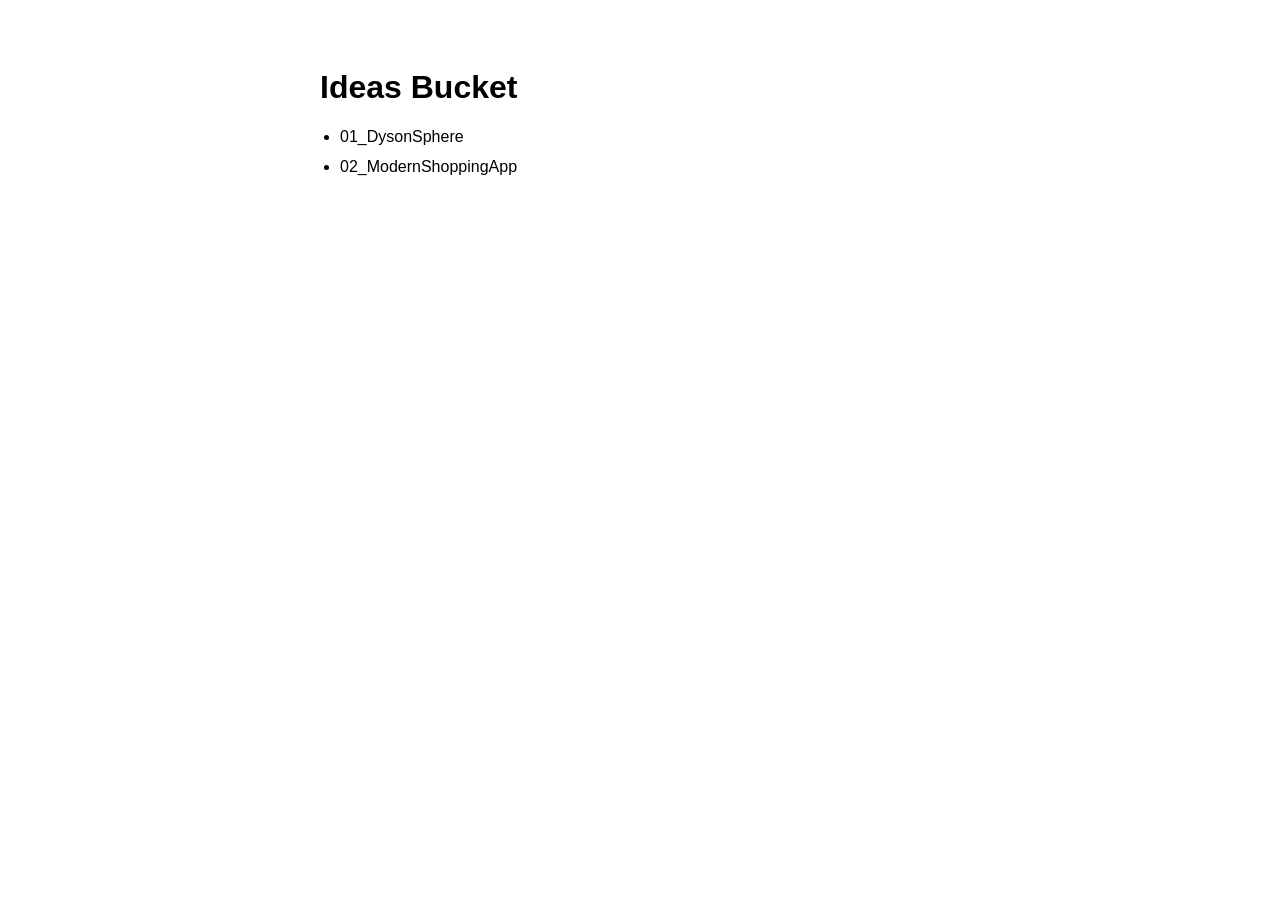
<file: index.html>
<!DOCTYPE html>
<html lang="en">
  <head>
    <meta charset="UTF-8" />
    <meta name="viewport" content="width=device-width, initial-scale=1.0" />
    <title>Ideas Bucket</title>
    <style>
      body {
        max-width: 640px;
        margin: 0 auto;
        padding: 48px 24px;
        font-family: Arial, Helvetica, sans-serif;
      }

      main {
        animation: fade-in 500ms ease-out both;
      }

      h1 {
        animation: rise-in 500ms ease-out both;
      }

      ul {
        padding-left: 20px;
      }

      li + li {
        margin-top: 12px;
      }

      li {
        animation: rise-in 500ms ease-out both;
      }

      li:nth-child(2) {
        animation-delay: 100ms;
      }

      a {
        display: inline-block;
        color: inherit;
        text-decoration-color: transparent;
        text-underline-offset: 4px;
        transition: color 180ms ease, text-decoration-color 180ms ease, transform 180ms ease;
      }

      a:hover,
      a:focus-visible {
        color: #2563eb;
        text-decoration: underline;
        text-decoration-color: currentColor;
        transform: translateX(3px);
      }

      a:focus-visible {
        outline: 2px solid currentColor;
        outline-offset: 4px;
      }

      @keyframes fade-in {
        from { opacity: 0; }
        to { opacity: 1; }
      }

      @keyframes rise-in {
        from {
          opacity: 0;
          transform: translateY(8px);
        }
        to {
          opacity: 1;
          transform: translateY(0);
        }
      }

      @media (prefers-reduced-motion: reduce) {
        *,
        *::before,
        *::after {
          animation-duration: 0.01ms !important;
          animation-iteration-count: 1 !important;
          scroll-behavior: auto !important;
          transition-duration: 0.01ms !important;
        }
      }
    </style>
  </head>
  <body>
    <main>
      <h1>Ideas Bucket</h1>
      <nav aria-label="Projects">
        <ul>
          <li><a href="01_DysonSphere/1_src/index.html">01_DysonSphere</a></li>
          <li><a href="02_ModernShoppingApp/1_src/index.html">02_ModernShoppingApp</a></li>
        </ul>
      </nav>
    </main>
  </body>
</html>
</file>
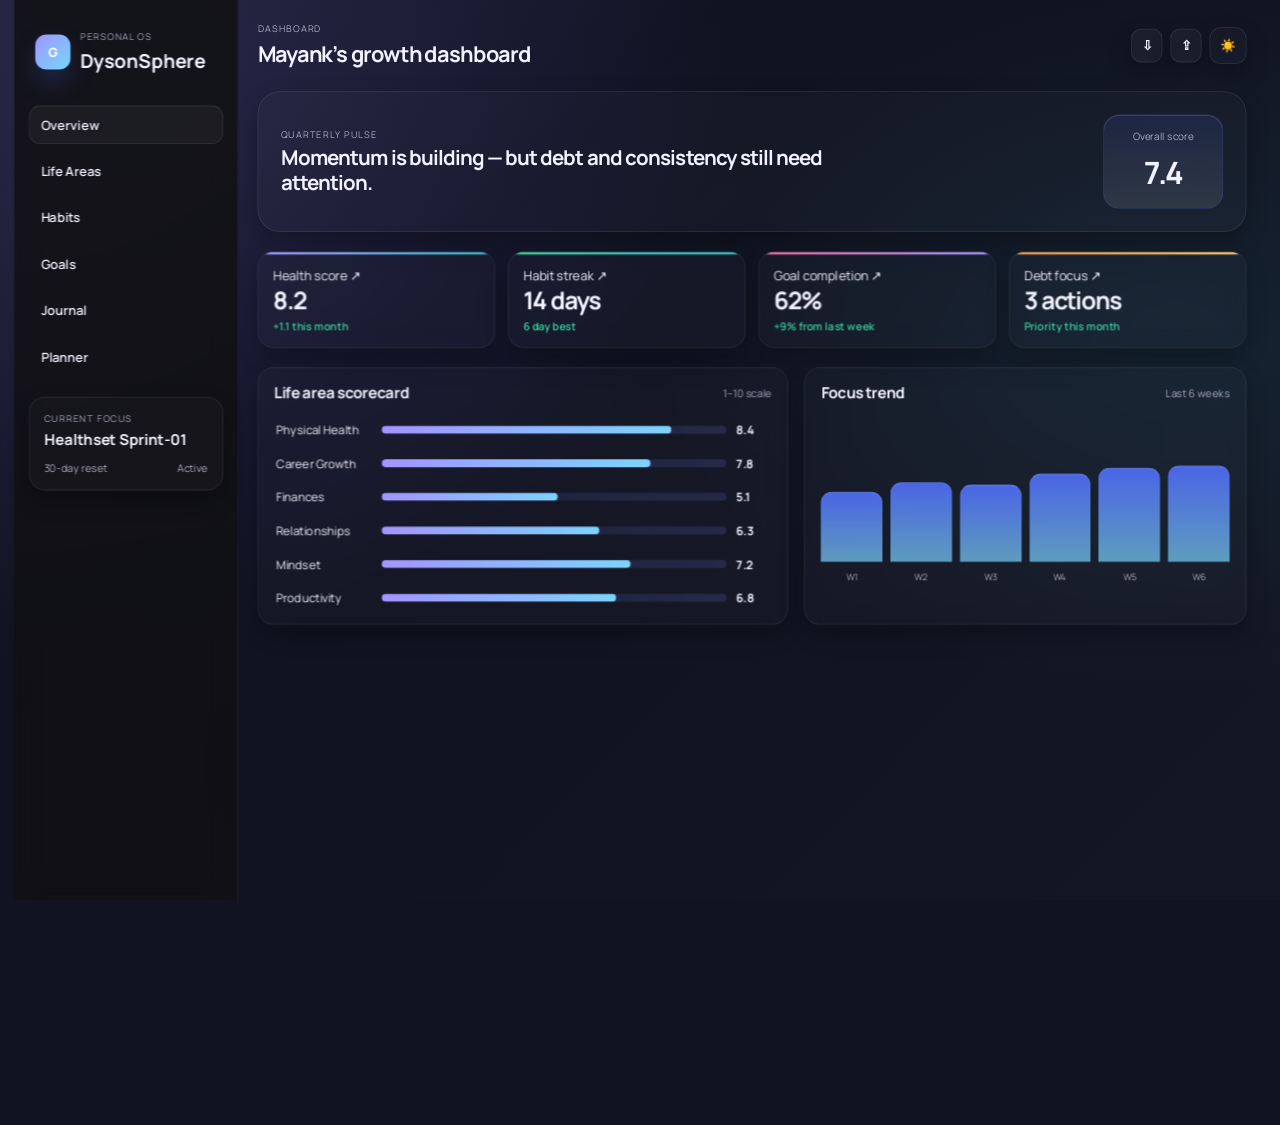
<file: 01_DysonSphere/1_src/index.html>
<!DOCTYPE html>
<html lang="en">
  <head>
    <meta charset="UTF-8" />
    <meta name="viewport" content="width=device-width, initial-scale=1.0" />
    <title>DysonSphere</title>
    <link rel="preconnect" href="https://fonts.googleapis.com" />
    <link rel="preconnect" href="https://fonts.gstatic.com" crossorigin />
    <link
      href="https://fonts.googleapis.com/css2?family=Manrope:wght@400;500;600;700;800&display=swap"
      rel="stylesheet"
    />
    <link rel="stylesheet" href="styles.css" />
  </head>
  <body>
    <div class="particles" aria-hidden="true">
      <span class="particle p1"></span>
      <span class="particle p2"></span>
      <span class="particle p3"></span>
      <span class="particle p4"></span>
      <span class="particle p5"></span>
      <span class="particle p6"></span>
      <span class="particle p7"></span>
      <span class="particle p8"></span>
      <span class="particle p9"></span>
      <span class="particle p10"></span>
    </div>

    <div class="app-shell">
      <aside class="sidebar">
        <div class="brand-wrap">
          <div class="brand-mark">G</div>
          <div>
            <p class="eyebrow">Personal OS</p>
            <h1>DysonSphere</h1>
          </div>
        </div>

        <nav class="nav">
          <button class="nav-item active" data-section="overview">Overview</button>
          <button class="nav-item" data-section="areas">Life Areas</button>
          <button class="nav-item" data-section="habits">Habits</button>
          <button class="nav-item" data-section="goals">Goals</button>
          <button class="nav-item" data-section="journal">Journal</button>
          <button class="nav-item" data-section="planner">Planner</button>
        </nav>

        <div class="profile-card">
          <p class="eyebrow">Current focus</p>
          <h3>Healthset Sprint-01</h3>
          <div class="mini-meta">
            <span>30-day reset</span>
            <span>Active</span>
          </div>
        </div>
      </aside>

      <main class="main-panel">
        <header class="topbar">
          <div>
            <p class="eyebrow">Dashboard</p>
            <h2>Mayank’s growth dashboard</h2>
          </div>
          <div class="topbar-actions">
            <button id="exportDataBtn" class="secondary-button" type="button" aria-label="Export data as JSON">⇩</button>
            <button id="importDataBtn" class="secondary-button" type="button" aria-label="Import data from JSON">⇪</button>
            <input id="importFileInput" type="file" accept="application/json" hidden />
            <button class="theme-toggle" aria-label="Toggle theme">🌙</button>
          </div>
        </header>

        <section id="overview" class="panel visible">
          <div class="hero-card">
            <div>
              <p class="eyebrow">Quarterly pulse</p>
              <h3>Momentum is building — but debt and consistency still need attention.</h3>
            </div>
            <div class="hero-score">
              <span>Overall score</span>
              <strong>7.4</strong>
            </div>
          </div>

          <div id="statsGrid" class="stats-grid"></div>

          <div class="split-grid">
            <div class="panel-card">
              <div class="section-heading">
                <h3>Life area scorecard</h3>
                <span>1–10 scale</span>
              </div>
              <div id="areaScorecard" class="area-scorecard"></div>
            </div>

            <div class="panel-card">
              <div class="section-heading">
                <h3>Focus trend</h3>
                <span>Last 6 weeks</span>
              </div>
              <div class="chart-bars" id="trendChart"></div>
            </div>
          </div>
        </section>

        <section id="areas" class="panel">
          <div class="section-heading">
            <h3>Life areas</h3>
            <button class="primary-button small">Add area</button>
          </div>
          <div id="areasGrid" class="areas-grid"></div>
        </section>

        <section id="habits" class="panel">
          <div class="section-heading">
            <h3>Habit tracker</h3>
            <div class="section-actions">
              <span id="habitSummary">3 of 7 completed</span>
              <button id="addHabitBtn" class="primary-button small" type="button">Add habit</button>
            </div>
          </div>
          <div id="habitList" class="habit-list"></div>
        </section>

        <section id="goals" class="panel">
          <div class="section-heading">
            <h3>Goals</h3>
            <button class="primary-button small">New goal</button>
          </div>
          <div id="goalsList" class="goals-list"></div>
        </section>

        <section id="journal" class="panel">
          <div class="section-heading">
            <h3>Journal & reflections</h3>
            <span>Daily check-in</span>
          </div>

          <form id="journalForm" class="journal-form">
            <textarea id="journalInput" rows="4" placeholder="What went well today? What needs attention?"></textarea>
            <div class="journal-form-actions">
              <select id="journalMood">
                <option value="Focused">Focused</option>
                <option value="Calm">Calm</option>
                <option value="Stressed">Stressed</option>
                <option value="Motivated">Motivated</option>
                <option value="Drained">Drained</option>
              </select>
              <button type="submit" class="primary-button">Save reflection</button>
            </div>
          </form>

          <div id="journalEntries" class="journal-entries"></div>
        </section>

        <section id="planner" class="panel">
          <div class="section-heading">
            <h3>Weekly focus planner</h3>
            <div class="section-actions">
              <span>Weekly priorities</span>
              <button id="addPlannerItemBtn" class="primary-button small" type="button">Add item</button>
            </div>
          </div>
          <div id="plannerList" class="planner-list"></div>
        </section>
      </main>
    </div>

    <dialog id="detailDialog" class="detail-dialog" aria-labelledby="detailTitle">
      <div id="detailContent"></div>
    </dialog>

    <script src="app.js"></script>
  </body>
</html>
</file>
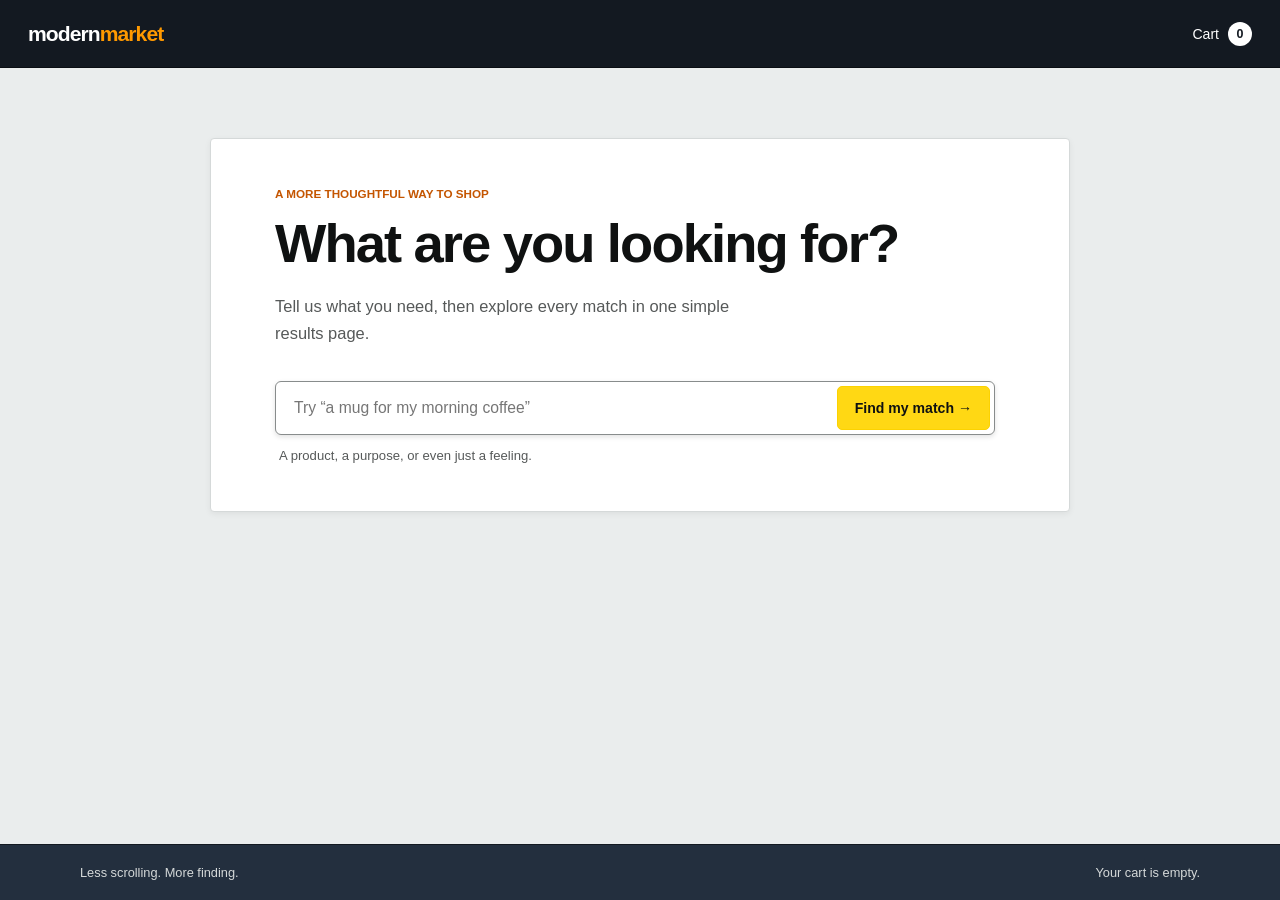
<file: 02_ModernShoppingApp/1_src/index.html>
<!DOCTYPE html>
<html lang="en">
  <head>
    <meta charset="UTF-8" />
    <meta name="viewport" content="width=device-width, initial-scale=1.0" />
    <meta
      name="description"
      content="Tell Modern Market what you need. Answer two quick questions to find a few thoughtful matches."
    />
    <title>Modern Market | Find what you need</title>
    <link rel="stylesheet" href="styles.css" />
    <script src="products.js" defer></script>
    <script src="store.js" defer></script>
    <script src="app.js" defer></script>
  </head>
  <body>
    <header class="site-header">
      <a class="brand" href="#" aria-label="Modern Market home">modern<span>market</span></a>
      <div class="cart-indicator" aria-label="Shopping cart">
        <span>Cart</span>
        <span id="cartCount" class="cart-count">0</span>
      </div>
    </header>

    <main>
      <section class="experience" aria-labelledby="welcomeTitle">
        <div class="intro">
          <p class="eyebrow">A more thoughtful way to shop</p>
          <h1 id="welcomeTitle">What are you looking for?</h1>
          <p>Tell us what you need, then explore every match in one simple results page.</p>
        </div>

        <form id="searchForm" class="search-form" role="search">
          <label class="visually-hidden" for="productSearch">What do you want to buy?</label>
          <input
            id="productSearch"
            name="search"
            type="search"
            placeholder="Try “a mug for my morning coffee”"
            autocomplete="off"
            required
          />
          <button class="primary-button" type="submit">Find my match <span aria-hidden="true">→</span></button>
        </form>

        <p class="search-hint">A product, a purpose, or even just a feeling.</p>

        <section id="questions" class="questions" aria-live="polite" hidden></section>
      </section>
    </main>

    <footer class="site-footer">
      <p>Less scrolling. More finding.</p>
      <p id="cartSummary">Your cart is empty.</p>
    </footer>
  </body>
</html>
</file>
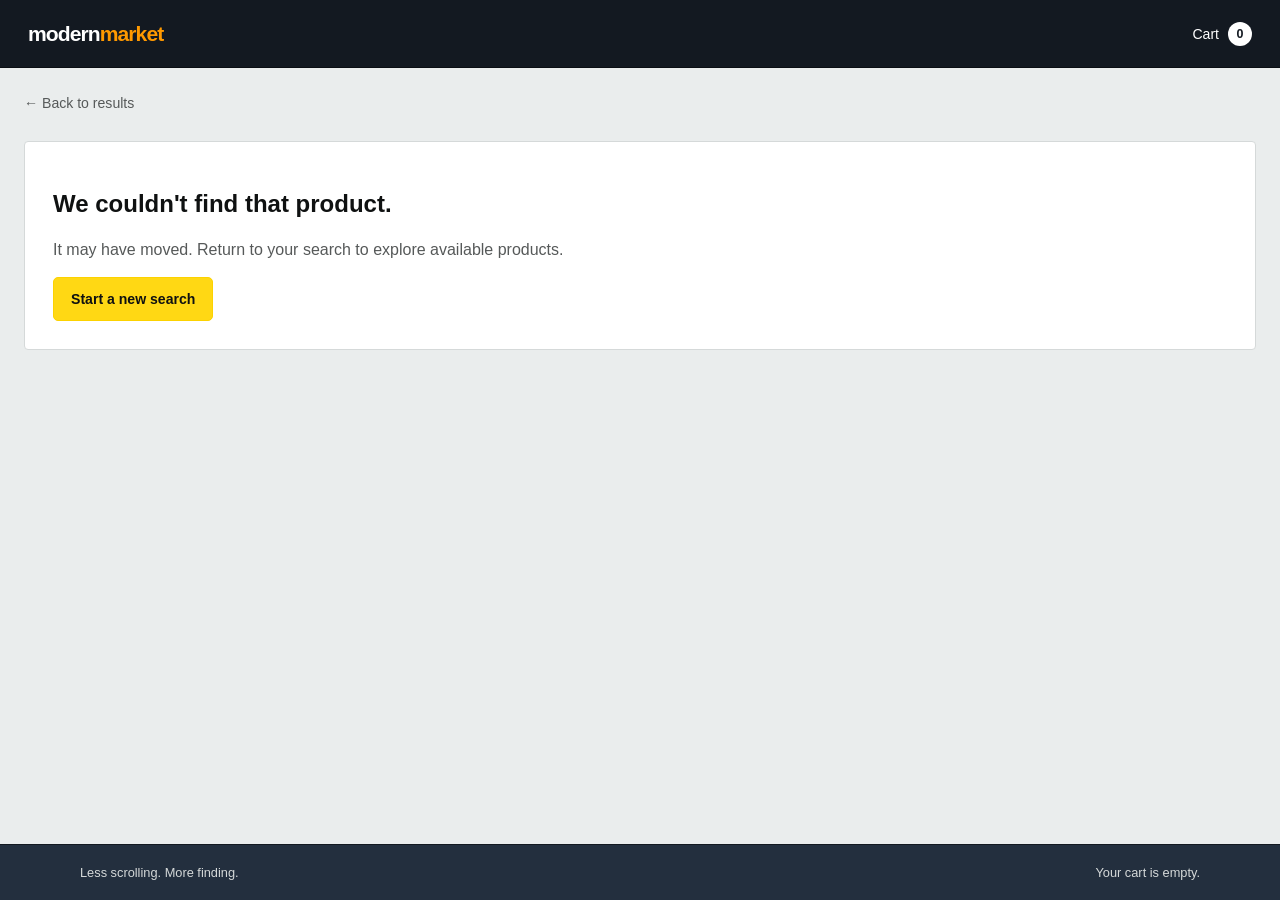
<file: 02_ModernShoppingApp/1_src/product.html>
<!DOCTYPE html>
<html lang="en">
  <head>
    <meta charset="UTF-8" />
    <meta name="viewport" content="width=device-width, initial-scale=1.0" />
    <meta name="description" content="Read product details and customer reviews at Modern Market." />
    <title>Product details | Modern Market</title>
    <link rel="stylesheet" href="styles.css" />
    <script src="products.js" defer></script>
    <script src="store.js" defer></script>
    <script src="product.js" defer></script>
  </head>
  <body class="shop-page">
    <header class="site-header">
      <a class="brand" href="index.html" aria-label="Modern Market home">modern<span>market</span></a>
      <div class="cart-indicator" aria-label="Shopping cart">
        <span>Cart</span>
        <span id="cartCount" class="cart-count">0</span>
      </div>
    </header>
    <main class="shop-main">
      <a id="backToResults" class="back-link" href="index.html">← Back to results</a>
      <section id="productDetails" class="product-details" aria-live="polite"></section>
    </main>
    <footer class="site-footer">
      <p>Less scrolling. More finding.</p>
      <p id="cartSummary">Your cart is empty.</p>
    </footer>
  </body>
</html>
</file>
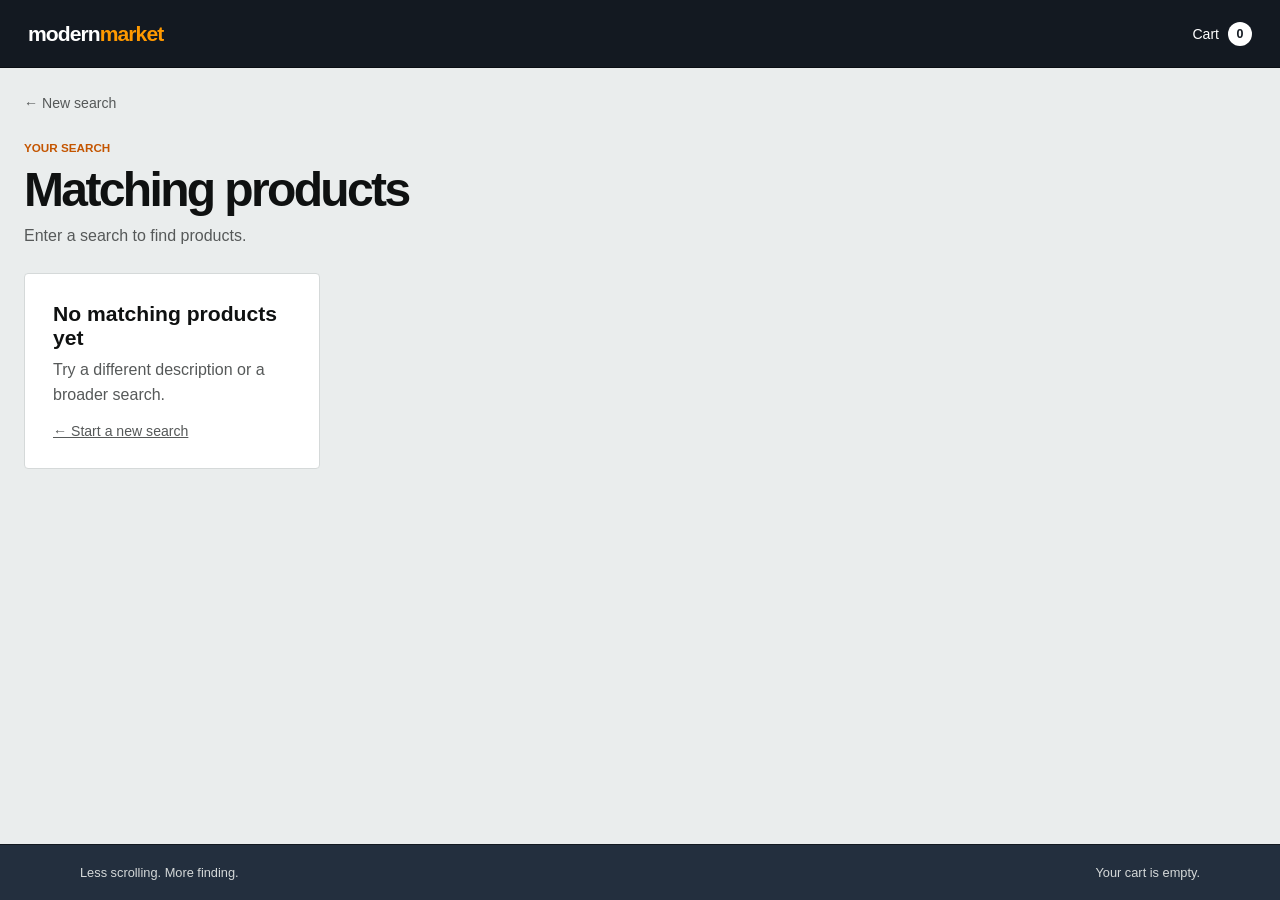
<file: 02_ModernShoppingApp/1_src/results.html>
<!DOCTYPE html>
<html lang="en">
  <head>
    <meta charset="UTF-8" />
    <meta name="viewport" content="width=device-width, initial-scale=1.0" />
    <meta name="description" content="Explore all the products that match your search." />
    <title>Search results | Modern Market</title>
    <link rel="stylesheet" href="styles.css" />
    <script src="products.js" defer></script>
    <script src="store.js" defer></script>
    <script src="results.js" defer></script>
  </head>
  <body class="shop-page">
    <header class="site-header">
      <a class="brand" href="index.html" aria-label="Modern Market home">modern<span>market</span></a>
      <div class="cart-indicator" aria-label="Shopping cart">
        <span>Cart</span>
        <span id="cartCount" class="cart-count">0</span>
      </div>
    </header>
    <main class="shop-main">
      <a class="back-link" href="index.html">← New search</a>
      <section class="results-page" aria-labelledby="resultsTitle">
        <p class="eyebrow">Your search</p>
        <h1 id="resultsTitle">Matching products</h1>
        <p id="resultsDescription" class="results-description"></p>
        <div id="productResults" class="results-grid"></div>
      </section>
    </main>
    <footer class="site-footer">
      <p>Less scrolling. More finding.</p>
      <p id="cartSummary">Your cart is empty.</p>
    </footer>
  </body>
</html>
</file>
<file: 01_DysonSphere/1_src/styles.css>
:root {
  --bg: #f2f4fa;
  --bg-elevated: rgba(255, 255, 255, 0.82);
  --panel: rgba(17, 24, 39, 0.02);
  --panel-strong: rgba(17, 24, 39, 0.04);
  --line: rgba(17, 24, 39, 0.08);
  --text: #1d1d1f;
  --muted: #6e6e73;
  --primary: #6958e8;
  --primary-strong: #5745d4;
  --primary-soft: rgba(105, 88, 232, 0.13);
  --success: #22c55e;
  --warning: #f59e0b;
  --danger: #ef4444;
  --pink: #ed6a9f;
  --cyan: #32b9ca;
  --orange: #ec9850;
  --shadow: 0 18px 40px rgba(15, 23, 42, 0.08);
  --shadow-soft: 0 8px 18px rgba(15, 23, 42, 0.04);
}

body.dark {
  --bg: #111321;
  --bg-elevated: rgba(27, 30, 48, 0.92);
  --panel: rgba(255, 255, 255, 0.03);
  --panel-strong: rgba(255, 255, 255, 0.07);
  --line: rgba(255, 255, 255, 0.1);
  --text: #f3f2ff;
  --muted: #aaaac0;
  --primary: #a395ff;
  --primary-strong: #8271f2;
  --primary-soft: rgba(163, 149, 255, 0.16);
  --success: #38d39f;
  --warning: #f7c66b;
  --danger: #ff6b6b;
  --shadow: 0 22px 60px rgba(0, 0, 0, 0.55);
  --shadow-soft: 0 12px 28px rgba(0, 0, 0, 0.28);
}

* {
  box-sizing: border-box;
}

html {
  scroll-behavior: smooth;
}

body {
  margin: 0;
  min-height: 100vh;
  background: linear-gradient(135deg, var(--bg), #edf3ff 56%, #f8eff8);
  color: var(--text);
  font-family: "SF Pro Display", "SF Pro Text", "Manrope", "Segoe UI", sans-serif;
  transition: background 0.35s ease, color 0.35s ease;
}

body.dark {
  background: radial-gradient(ellipse at 12% 8%, rgba(105, 88, 232, 0.16), transparent 38%),
    radial-gradient(ellipse at 92% 30%, rgba(50, 185, 202, 0.09), transparent 32%),
    #111321;
}

body::before {
  content: "";
  position: fixed;
  inset: 0;
  pointer-events: none;
  background: linear-gradient(135deg, rgba(255,255,255,0.06), transparent 35%, rgba(255,255,255,0.02));
  opacity: 0.85;
}

.particles {
  position: fixed;
  inset: 0;
  overflow: hidden;
  pointer-events: none;
  z-index: 0;
}

.particle {
  position: absolute;
  bottom: -60px;
  width: 7px;
  height: 7px;
  border-radius: 50%;
  background: rgba(163, 149, 255, 0.48);
  box-shadow: 0 0 18px rgba(163, 149, 255, 0.3);
  animation: rise 18s linear infinite;
  opacity: 0.6;
}

.p1 { left: 8%; animation-delay: 0s; }
.p2 { left: 16%; width: 6px; height: 6px; animation-delay: 2s; }
.p3 { left: 27%; width: 9px; height: 9px; animation-delay: 5s; }
.p4 { left: 39%; animation-delay: 7s; }
.p5 { left: 48%; width: 5px; height: 5px; animation-delay: 3s; }
.p6 { left: 59%; width: 8px; height: 8px; animation-delay: 8s; }
.p7 { left: 71%; animation-delay: 1s; }
.p8 { left: 82%; width: 6px; height: 6px; animation-delay: 9s; }
.p9 { left: 90%; width: 10px; height: 10px; animation-delay: 4s; }
.p10 { left: 95%; animation-delay: 6s; }

@keyframes rise {
  0% {
    transform: translate3d(0, 0, 0) scale(0.7);
    opacity: 0;
  }
  15% {
    opacity: 0.5;
  }
  50% {
    transform: translate3d(12px, -42vh, 0) scale(1);
    opacity: 0.7;
  }
  100% {
    transform: translate3d(-10px, -110vh, 0) scale(0.8);
    opacity: 0;
  }
}

body.dark .particle {
  background: rgba(91, 216, 224, 0.42);
  box-shadow: 0 0 22px rgba(91, 216, 224, 0.22);
}

button,
textarea,
select {
  font: inherit;
}

button {
  cursor: pointer;
}

button,
.nav-item,
.primary-button,
.toggle,
.theme-toggle {
  transition: transform 0.2s ease, box-shadow 0.2s ease, border-color 0.2s ease, background 0.2s ease;
}

button:hover,
.nav-item:hover,
.primary-button:hover,
.toggle:hover,
.theme-toggle:hover {
  transform: translateY(-1px);
}

.app-shell {
  position: relative;
  z-index: 1;
  width: 125%;
  max-width: 1800px;
  margin: 0 auto;
  display: grid;
  grid-template-columns: 280px 1fr;
  min-height: 125vh;
  padding: 0 18px;
  transform: scale(0.8);
  transform-origin: top left;
}

.sidebar {
  padding: 28px 18px 24px;
  background: rgba(255, 255, 255, 0.22);
  border-right: 1px solid var(--line);
  backdrop-filter: blur(18px);
  -webkit-backdrop-filter: blur(18px);
}

body.dark .sidebar {
  background: rgba(17, 17, 19, 0.85);
}

.brand-wrap {
  display: flex;
  align-items: center;
  gap: 12px;
  margin-bottom: 30px;
  padding: 10px 8px;
}

.brand-mark {
  width: 44px;
  height: 44px;
  border-radius: 14px;
  display: grid;
  place-items: center;
  font-weight: 800;
  background: linear-gradient(135deg, var(--primary), #73d8ff);
  color: white;
  box-shadow: 0 16px 30px rgba(79, 108, 246, 0.22);
}

.brand-wrap h1,
.topbar h2,
.hero-card h3,
.section-heading h3,
.profile-card h3 {
  margin: 0;
}

.eyebrow {
  margin: 0 0 6px;
  font-size: 0.72rem;
  letter-spacing: 0.13em;
  text-transform: uppercase;
  color: var(--muted);
}

.nav {
  display: flex;
  flex-direction: column;
  gap: 10px;
  margin-bottom: 26px;
}

.nav-item {
  border: 1px solid transparent;
  border-radius: 14px;
  background: transparent;
  color: var(--text);
  font-weight: 600;
  text-align: left;
  padding: 12px 14px;
}

.nav-item.active,
.nav-item:hover {
  background: rgba(17, 24, 39, 0.04);
  border-color: var(--line);
  box-shadow: none;
}

body.dark .nav-item.active,
body.dark .nav-item:hover {
  background: rgba(255, 255, 255, 0.04);
}

.profile-card {
  background: linear-gradient(180deg, var(--panel), rgba(255,255,255,0.18));
  border: 1px solid var(--line);
  border-radius: 20px;
  padding: 18px;
  box-shadow: var(--shadow-soft);
}

.mini-meta {
  display: flex;
  justify-content: space-between;
  gap: 12px;
  margin-top: 14px;
  color: var(--muted);
  font-size: 0.82rem;
}

.main-panel {
  padding: 28px 24px 44px;
}

.topbar {
  display: flex;
  align-items: center;
  justify-content: space-between;
  margin-bottom: 28px;
}

.topbar h2 {
  font-size: clamp(1.7rem, 2vw, 2.3rem);
  letter-spacing: -0.04em;
}

.topbar-actions {
  display: flex;
  align-items: center;
  gap: 10px;
  flex-wrap: wrap;
}

.secondary-button {
  border: 1px solid var(--line);
  background: rgba(255, 255, 255, 0.04);
  color: var(--text);
  border-radius: 12px;
  padding: 9px 12px;
  font-weight: 600;
  box-shadow: var(--shadow-soft);
}

.theme-toggle {
  width: 46px;
  height: 46px;
  border-radius: 14px;
  border: 1px solid var(--line);
  background: var(--bg-elevated);
  color: var(--text);
  box-shadow: var(--shadow-soft);
}

.panel {
  display: none;
  animation: fadeIn 0.32s ease;
}

.panel.visible {
  display: block;
}

@keyframes fadeIn {
  from { opacity: 0; transform: translateY(8px); }
  to { opacity: 1; transform: translateY(0); }
}

.hero-card {
  display: flex;
  align-items: center;
  justify-content: space-between;
  gap: 20px;
  background: linear-gradient(180deg, rgba(255,255,255,0.4), rgba(255,255,255,0.08));
  border: 1px solid var(--line);
  border-radius: 28px;
  padding: 28px;
  box-shadow: var(--shadow-soft);
  margin-bottom: 24px;
}

body.dark .hero-card,
body.dark .stat-card,
body.dark .panel-card,
body.dark .area-card,
body.dark .habit-item,
body.dark .goal-item,
body.dark .journal-entry,
body.dark .planner-item,
body.dark .journal-form,
body.dark .profile-card,
body.dark .theme-toggle {
  background: rgba(255, 255, 255, 0.02);
}

.hero-card h3 {
  max-width: 720px;
  font-size: clamp(1.5rem, 2vw, 2.2rem);
  line-height: 1.25;
  letter-spacing: -0.04em;
}

.section-actions {
  display: flex;
  align-items: center;
  gap: 14px;
}

.hero-score {
  min-width: 150px;
  padding: 18px 20px;
  border-radius: 20px;
  background: linear-gradient(180deg, rgba(79,108,246,0.12), rgba(255,255,255,0.1));
  border: 1px solid rgba(79,108,246,0.2);
  text-align: center;
  box-shadow: inset 0 1px 0 rgba(255,255,255,0.2);
}

.hero-score span {
  display: block;
  color: var(--muted);
  font-size: 0.78rem;
}

.hero-score strong {
  display: block;
  margin-top: 10px;
  font-size: 2.4rem;
  letter-spacing: -0.06em;
}

.stats-grid {
  display: grid;
  grid-template-columns: repeat(4, minmax(0, 1fr));
  gap: 16px;
  margin-bottom: 24px;
}

.stat-card,
.panel-card,
.area-card,
.habit-item,
.goal-item,
.journal-entry,
.planner-item {
  background: var(--bg-elevated);
  border: 1px solid var(--line);
  border-radius: 20px;
  box-shadow: var(--shadow-soft);
  backdrop-filter: blur(12px);
  -webkit-backdrop-filter: blur(12px);
}

.stat-card {
  padding: 18px 18px 16px;
  position: relative;
  overflow: hidden;
}

.stat-card::before {
  content: "";
  position: absolute;
  inset: 0 0 auto;
  height: 3px;
  background: linear-gradient(90deg, var(--primary), var(--cyan));
}

.stat-card:nth-child(2)::before { background: linear-gradient(90deg, var(--success), var(--cyan)); }
.stat-card:nth-child(3)::before { background: linear-gradient(90deg, var(--pink), var(--primary)); }
.stat-card:nth-child(4)::before { background: linear-gradient(90deg, var(--orange), var(--warning)); }
}

.stat-card .label {
  display: flex;
  justify-content: space-between;
  color: var(--muted);
  font-size: 0.82rem;
  margin-bottom: 14px;
}

.stat-card strong {
  display: block;
  font-size: 1.9rem;
  letter-spacing: -0.05em;
}

.stat-card small {
  color: var(--success);
  font-weight: 600;
}

.split-grid {
  display: grid;
  grid-template-columns: 1.2fr 1fr;
  gap: 20px;
}

.panel-card {
  padding: 18px 20px;
}

.section-heading {
  display: flex;
  align-items: center;
  justify-content: space-between;
  gap: 12px;
  margin-bottom: 18px;
}

.section-heading h3 {
  font-size: 1.2rem;
  letter-spacing: -0.03em;
}

.section-heading span {
  color: var(--muted);
  font-size: 0.82rem;
}

.area-scorecard {
  display: grid;
  gap: 12px;
}

.area-row {
  width: 100%;
  border: 0;
  border-radius: 10px;
  padding: 5px 2px;
  background: transparent;
  color: var(--text);
  display: grid;
  grid-template-columns: 120px 1fr 42px;
  align-items: center;
  gap: 12px;
  font-size: 0.92rem;
  text-align: left;
  cursor: pointer;
}

.area-row:hover {
  background: var(--primary-soft);
}

.score-bar {
  position: relative;
  height: 10px;
  background: linear-gradient(90deg, rgba(79,108,246,0.08), rgba(120,140,255,0.16));
  border-radius: 999px;
  overflow: hidden;
}

.score-fill {
  height: 100%;
  border-radius: inherit;
  background: linear-gradient(90deg, var(--primary), #7dd3fc);
  box-shadow: 0 8px 16px rgba(79, 108, 246, 0.18);
}

.chart-bars {
  display: flex;
  align-items: end;
  justify-content: space-between;
  gap: 10px;
  height: 180px;
  padding-top: 18px;
}

.chart-bar {
  flex: 1;
  border-radius: 14px 14px 0 0;
  background: linear-gradient(180deg, rgba(79, 108, 246, 0.92), rgba(125, 211, 252, 0.7));
  min-height: 28px;
  position: relative;
  box-shadow: inset 0 1px 0 rgba(255,255,255,0.28);
}

.chart-bar::after {
  content: attr(data-label);
  position: absolute;
  bottom: -26px;
  left: 50%;
  transform: translateX(-50%);
  font-size: 0.7rem;
  color: var(--muted);
}

.areas-grid,
.goals-list,
.planner-list,
.journal-entries {
  display: grid;
  gap: 16px;
}

.areas-grid {
  grid-template-columns: repeat(auto-fit, minmax(220px, 1fr));
}

.area-card {
  padding: 18px;
  width: 100%;
  color: var(--text);
  text-align: left;
  cursor: pointer;
  border-top: 3px solid var(--primary);
}

.area-card.health { border-top-color: var(--success); }
.area-card.learning { border-top-color: var(--primary); }
.area-card.finance { border-top-color: var(--warning); }
.area-card.relationships { border-top-color: var(--pink); }
.area-card.lifestyle { border-top-color: var(--cyan); }

.area-pill.health { background: rgba(34, 197, 94, 0.14); color: var(--success); }
.area-pill.learning { background: var(--primary-soft); color: var(--primary); }
.area-pill.finance { background: rgba(245, 158, 11, 0.16); color: var(--warning); }
.area-pill.relationships { background: rgba(237, 106, 159, 0.15); color: var(--pink); }
.area-pill.lifestyle { background: rgba(50, 185, 202, 0.15); color: var(--cyan); }

.card-open-hint,
.habit-open-hint {
  display: block;
  margin-top: 14px;
  color: var(--primary);
  font-size: 0.78rem;
  font-weight: 700;
}

.area-card:hover,
.goal-item:hover,
.habit-item:hover,
.journal-entry:hover,
.planner-item:hover,
.stat-card:hover {
  transform: translateY(-3px);
  box-shadow: var(--shadow);
}

.area-top {
  display: flex;
  align-items: center;
  justify-content: space-between;
  margin-bottom: 12px;
}

.area-pill {
  padding: 6px 10px;
  border-radius: 999px;
  font-size: 0.72rem;
  background: var(--primary-soft);
  color: var(--primary);
  font-weight: 700;
}

.area-score {
  font-size: 2.1rem;
  font-weight: 800;
  margin: 10px 0;
  letter-spacing: -0.06em;
}

.area-card p,
.goal-item p,
.journal-entry p,
.planner-item p {
  margin: 0;
  color: var(--muted);
  line-height: 1.6;
}

.progress-line {
  margin-top: 14px;
  height: 8px;
  border-radius: 999px;
  background: rgba(79,108,246,0.08);
  overflow: hidden;
}

.progress-line > span {
  display: block;
  height: 100%;
  border-radius: inherit;
  background: linear-gradient(90deg, var(--success), #8be3c0);
  box-shadow: 0 10px 18px rgba(32, 181, 125, 0.18);
}

.habit-list {
  display: grid;
  gap: 14px;
}

.habit-item {
  display: flex;
  align-items: center;
  justify-content: space-between;
  gap: 14px;
  padding: 16px 18px;
  width: 100%;
  color: var(--text);
  text-align: left;
  cursor: pointer;
}

.habit-item.is-complete .habit-badge {
  background: var(--success);
  box-shadow: 0 0 0 5px rgba(34, 197, 94, 0.16), 0 0 18px rgba(34, 197, 94, 0.3);
}

.habit-open-hint {
  margin-top: 0;
}

.habit-name {
  display: flex;
  align-items: center;
  gap: 12px;
}

.habit-badge {
  width: 12px;
  height: 12px;
  border-radius: 50%;
  background: var(--success);
  box-shadow: 0 0 0 4px rgba(32, 181, 125, 0.12);
}

.habit-type {
  color: var(--muted);
  font-size: 0.8rem;
}

.toggle {
  border: 1px solid var(--line);
  background: rgba(79,108,246,0.06);
  border-radius: 999px;
  min-width: 92px;
  padding: 8px 12px;
  color: var(--muted);
  font-weight: 600;
}

.toggle.done {
  background: rgba(32, 181, 125, 0.12);
  color: var(--success);
  border-color: rgba(32, 181, 125, 0.25);
}

.primary-button {
  border: none;
  border-radius: 12px;
  background: linear-gradient(135deg, var(--primary), #86a8ff);
  color: white;
  padding: 11px 16px;
  font-weight: 700;
  box-shadow: 0 14px 24px rgba(79, 108, 246, 0.22);
}

.primary-button.small {
  padding: 8px 12px;
  font-size: 0.8rem;
}

.goal-item,
.planner-item,
.journal-entry {
  padding: 18px;
}

.goal-item {
  width: 100%;
  color: var(--text);
  text-align: left;
  cursor: pointer;
}

.goal-item.health { border-left: 3px solid var(--success); }
.goal-item.finance { border-left: 3px solid var(--warning); }
.goal-item.relationships { border-left: 3px solid var(--pink); }
.goal-item.learning { border-left: 3px solid var(--primary); }

.goal-header,
.planner-header {
  display: flex;
  align-items: center;
  justify-content: space-between;
  gap: 12px;
  margin-bottom: 10px;
}

.goal-tag,
.priority-tag {
  padding: 5px 9px;
  border-radius: 999px;
  font-size: 0.72rem;
  font-weight: 700;
}

.goal-tag.finance { background: rgba(247, 185, 85, 0.18); color: var(--warning); }
.goal-tag.health { background: rgba(32, 181, 125, 0.14); color: var(--success); }
.goal-tag.relationships { background: rgba(255, 107, 107, 0.12); color: var(--danger); }
.goal-tag.learning { background: rgba(79, 108, 246, 0.12); color: var(--primary); }

.priority-tag.high { background: rgba(255, 107, 107, 0.12); color: var(--danger); }
.priority-tag.medium { background: rgba(247, 185, 85, 0.18); color: var(--warning); }
.priority-tag.low { background: rgba(32, 181, 125, 0.12); color: var(--success); }

.goal-meta {
  display: flex;
  align-items: center;
  gap: 12px;
  color: var(--muted);
  font-size: 0.8rem;
  margin: 12px 0;
}

.goal-progress {
  margin-top: 14px;
}

.journal-form {
  background: var(--bg-elevated);
  border: 1px solid var(--line);
  border-radius: 20px;
  padding: 18px;
  margin-bottom: 18px;
  box-shadow: var(--shadow-soft);
  backdrop-filter: blur(12px);
}

.journal-form textarea,
.journal-form select {
  width: 100%;
  border: 1px solid var(--line);
  background: rgba(255,255,255,0.18);
  border-radius: 14px;
  color: var(--text);
  padding: 12px 14px;
}

.journal-form textarea {
  resize: vertical;
  min-height: 120px;
}

.journal-form textarea:focus,
.journal-form select:focus {
  outline: 2px solid rgba(79, 108, 246, 0.2);
  border-color: rgba(79, 108, 246, 0.34);
}

.journal-form-actions {
  display: flex;
  align-items: center;
  gap: 12px;
  justify-content: space-between;
  margin-top: 12px;
}

.journal-entry-header {
  display: flex;
  justify-content: space-between;
  gap: 14px;
  margin-bottom: 12px;
}

.delete-entry {
  margin-top: 14px;
}

.text-button {
  border: 0;
  background: transparent;
  color: var(--danger);
  padding: 5px 0;
  font-size: 0.8rem;
  font-weight: 700;
}

.entry-mood {
  padding: 5px 9px;
  border-radius: 999px;
  background: rgba(79, 108, 246, 0.12);
  color: var(--primary);
  font-weight: 700;
  font-size: 0.72rem;
}

.planner-item {
  display: grid;
  grid-template-columns: 40px 1fr auto;
  align-items: center;
  gap: 16px;
}

.planner-index {
  width: 40px;
  height: 40px;
  border-radius: 12px;
  display: grid;
  place-items: center;
  font-weight: 700;
  background: linear-gradient(180deg, rgba(79,108,246,0.12), rgba(255,255,255,0.1));
  color: var(--primary);
}

.detail-dialog {
  width: min(720px, calc(100vw - 32px));
  max-height: 88vh;
  overflow: auto;
  padding: 26px;
  border: 1px solid var(--line);
  border-radius: 24px;
  background: var(--bg-elevated);
  color: var(--text);
  box-shadow: var(--shadow);
  backdrop-filter: blur(20px);
}

.detail-dialog::backdrop {
  background: rgba(10, 12, 24, 0.64);
  backdrop-filter: blur(5px);
}

.detail-header,
.detail-header-actions,
.detail-actions,
.habit-sheet-summary,
.goal-detail-tags {
  display: flex;
  align-items: center;
  justify-content: space-between;
  gap: 12px;
}

.detail-header {
  margin-bottom: 22px;
}

.detail-header h2 {
  margin: 0;
  font-size: 1.6rem;
  letter-spacing: -0.04em;
}

.detail-header-actions {
  justify-content: flex-end;
}

.icon-button {
  width: 40px;
  height: 40px;
  border: 1px solid var(--line);
  border-radius: 12px;
  background: var(--panel-strong);
  color: var(--text);
  font-size: 1.5rem;
  line-height: 1;
}

.detail-stat-row {
  display: grid;
  grid-template-columns: repeat(2, minmax(0, 1fr));
  gap: 12px;
  margin: 18px 0;
}

.detail-stat,
.detail-copy {
  padding: 18px;
  border: 1px solid var(--line);
  border-radius: 16px;
  background: var(--panel-strong);
}

.detail-stat span {
  display: block;
  color: var(--muted);
  font-size: 0.8rem;
}

.detail-stat strong {
  display: block;
  margin-top: 8px;
  font-size: 1.8rem;
}

.detail-stat small {
  color: var(--muted);
  font-size: 0.85rem;
}

.detail-stat .detail-date {
  font-size: 1.05rem;
}

.detail-copy {
  margin-top: 14px;
}

.detail-copy .eyebrow {
  margin-bottom: 8px;
}

.detail-copy p {
  margin: 0;
  line-height: 1.6;
}

.detail-caption {
  margin: 14px 0 0;
  color: var(--muted);
  font-size: 0.82rem;
  line-height: 1.5;
}

.detail-form {
  display: grid;
  gap: 14px;
}

.detail-form label {
  display: grid;
  gap: 7px;
  color: var(--muted);
  font-size: 0.82rem;
  font-weight: 700;
}

.detail-form input,
.detail-form select,
.detail-form textarea {
  width: 100%;
  border: 1px solid var(--line);
  border-radius: 12px;
  padding: 11px 12px;
  background: var(--panel-strong);
  color: var(--text);
}

.detail-form input:focus,
.detail-form select:focus,
.detail-form textarea:focus {
  outline: 2px solid var(--primary-soft);
  border-color: var(--primary);
}

.detail-actions {
  justify-content: flex-end;
  margin-top: 8px;
}

.habit-sheet-summary {
  margin-bottom: 12px;
  color: var(--muted);
  font-size: 0.82rem;
}

.habit-sheet-scroll {
  overflow-x: auto;
  padding: 4px 2px 8px;
}

.habit-sheet-grid {
  display: grid;
  grid-template-columns: repeat(7, minmax(34px, 1fr));
  gap: 6px;
  min-width: 390px;
}

.habit-weekday {
  padding: 6px 0;
  color: var(--muted);
  font-size: 0.7rem;
  font-weight: 700;
  text-align: center;
}

.habit-day {
  position: relative;
  display: grid;
  min-height: 36px;
  place-items: center;
  border: 1px solid var(--line);
  border-radius: 10px;
  background: var(--panel);
  color: var(--muted);
  font-size: 0.78rem;
  cursor: pointer;
  transition: background 0.18s ease, color 0.18s ease, border-color 0.18s ease;
}

.habit-day input {
  position: absolute;
  inset: 0;
  width: 100%;
  height: 100%;
  margin: 0;
  opacity: 0;
  cursor: pointer;
}

.habit-day.checked {
  border-color: rgba(34, 197, 94, 0.45);
  background: rgba(34, 197, 94, 0.18);
  color: var(--success);
  font-weight: 800;
}

.habit-day:focus-within {
  outline: 2px solid var(--primary);
  outline-offset: 2px;
}

@media (max-width: 980px) {
  .app-shell {
    grid-template-columns: 1fr;
  }

  .sidebar {
    border-right: none;
    border-bottom: 1px solid var(--line);
  }

  .nav {
    display: grid;
    grid-template-columns: repeat(auto-fit, minmax(120px, 1fr));
  }

  .stats-grid {
    grid-template-columns: repeat(2, minmax(0, 1fr));
  }

  .split-grid {
    grid-template-columns: 1fr;
  }
}

@media (max-width: 620px) {
  .app-shell {
    padding: 0 10px;
  }

  .main-panel {
    padding: 18px 10px 30px;
  }

  .hero-card,
  .topbar,
  .journal-form-actions,
  .goal-header,
  .planner-header,
  .section-heading {
    display: grid;
    gap: 12px;
  }

  .stats-grid {
    grid-template-columns: 1fr;
  }

  .habit-item {
    align-items: flex-start;
    flex-direction: column;
  }

  .habit-open-hint {
    margin-top: 0;
  }

  .section-actions {
    align-items: flex-start;
    flex-direction: column;
  }

  .detail-dialog {
    padding: 20px;
  }

  .detail-header {
    align-items: flex-start;
  }

  .habit-sheet-summary {
    align-items: flex-start;
    flex-direction: column;
  }
}

::-webkit-scrollbar {
  width: 10px;
}

::-webkit-scrollbar-thumb {
  border-radius: 999px;
  background: rgba(79, 108, 246, 0.28);
}

@media (min-width: 1441px) {
  .app-shell {
    width: 1800px;
    margin-left: calc((100% - 1800px) / 2);
    transform-origin: top center;
  }
}
</file>
<file: 02_ModernShoppingApp/1_src/styles.css>
:root {
  color-scheme: light;
  font-family: Arial, Helvetica, sans-serif;
  color: #0f1111;
  background: #eaeded;
  font-synthesis: none;
  --ink: #0f1111;
  --muted: #565959;
  --line: #d5d9d9;
  --navy: #131921;
  --navy-light: #232f3e;
  --accent: #c45500;
  --accent-dark: #a84300;
  --action: #ffd814;
  --action-hover: #f7ca00;
}

* {
  box-sizing: border-box;
}

body {
  display: flex;
  min-width: 320px;
  min-height: 100vh;
  flex-direction: column;
  margin: 0;
}

button,
input {
  font: inherit;
}

button {
  cursor: pointer;
}

button:disabled {
  cursor: not-allowed;
  opacity: 0.42;
}

.visually-hidden {
  position: absolute;
  width: 1px;
  height: 1px;
  padding: 0;
  margin: -1px;
  overflow: hidden;
  clip: rect(0, 0, 0, 0);
  white-space: nowrap;
  border: 0;
}

.site-header {
  display: flex;
  align-items: center;
  justify-content: space-between;
  min-height: 68px;
  padding: 12px max(28px, calc((100% - 1240px) / 2));
  color: #fff;
  background: var(--navy);
  border-bottom: 1px solid #0a0e13;
}

.brand {
  color: #fff;
  font-size: 1.32rem;
  font-weight: 800;
  letter-spacing: -0.045em;
  text-decoration: none;
}

.brand span {
  color: #ff9900;
}

.cart-indicator {
  display: flex;
  align-items: center;
  gap: 9px;
  color: #fff;
  font-size: 0.88rem;
}

.cart-count {
  display: grid;
  min-width: 24px;
  height: 24px;
  padding: 0 6px;
  place-items: center;
  color: var(--navy);
  background: #fff;
  border-radius: 50%;
  font-size: 0.78rem;
  font-weight: 700;
}

main {
  display: grid;
  flex: 1;
  place-items: start center;
  padding: 70px 24px 100px;
}

.experience {
  width: min(100%, 860px);
  padding: 48px clamp(24px, 6vw, 64px);
  background: #fff;
  border: 1px solid var(--line);
  border-radius: 4px;
  box-shadow: 0 2px 6px rgb(15 17 17 / 6%);
}

.intro {
  max-width: 700px;
  margin-bottom: 34px;
}

.eyebrow,
.step-label {
  margin: 0 0 14px;
  color: var(--accent);
  font-size: 0.73rem;
  font-weight: 700;
  text-transform: uppercase;
}

.intro h1 {
  margin: 0;
  font-size: clamp(2.1rem, 6vw, 3.4rem);
  font-weight: 700;
  letter-spacing: -0.035em;
  line-height: 1.12;
}

.intro > p:last-child {
  max-width: 470px;
  margin: 18px 0 0;
  color: var(--muted);
  font-size: 1.03rem;
  line-height: 1.65;
}

.search-form {
  max-width: 720px;
  display: flex;
  gap: 0;
  padding: 4px;
  background: #fff;
  border: 1px solid #888c8c;
  border-radius: 6px;
  box-shadow: 0 2px 5px rgb(15 17 17 / 12%);
}

.search-form:focus-within {
  border-color: #ff9900;
  box-shadow: 0 0 0 3px rgb(255 153 0 / 25%);
}

.search-form input {
  width: 100%;
  min-width: 0;
  padding: 12px 14px;
  color: var(--ink);
  background: transparent;
  border: 0;
  outline: 0;
  font-size: 0.98rem;
}

.search-form input::placeholder {
  color: #767676;
}

.primary-button {
  flex-shrink: 0;
  padding: 13px 17px;
  color: #0f1111;
  background: var(--action);
  border: 1px solid #fcd200;
  border-radius: 5px;
  font-size: 0.88rem;
  font-weight: 600;
  transition: background 150ms ease, border-color 150ms ease;
}

.primary-button:not(:disabled):hover,
.add-button:hover {
  background: var(--action-hover);
  border-color: #f2c200;
}

.search-hint {
  margin: 13px 4px 0;
  color: #565959;
  font-size: 0.82rem;
}

.questions,
.results {
  margin-top: 54px;
  padding-top: 28px;
  border-top: 1px solid var(--line);
}

.step-label {
  display: flex;
  justify-content: space-between;
  gap: 16px;
  color: var(--muted);
}

.step-label span {
  color: #767676;
  letter-spacing: 0;
  text-transform: none;
}

fieldset {
  min-width: 0;
  padding: 0;
  margin: 28px 0 0;
  border: 0;
}

legend,
.results-heading h2,
.empty-state h2 {
  margin: 0 0 18px;
  font-size: 1.32rem;
  font-weight: 700;
}

.choice-list {
  display: flex;
  flex-wrap: wrap;
  gap: 10px;
}

.choice {
  position: relative;
  cursor: pointer;
}

.choice input {
  position: absolute;
  width: 1px;
  height: 1px;
  opacity: 0;
}

.choice span {
  display: block;
  padding: 12px 16px;
  color: #0f1111;
  background: #fff;
  border: 1px solid var(--line);
  border-radius: 5px;
  font-size: 0.91rem;
  transition: border-color 150ms ease, background 150ms ease, color 150ms ease;
}

.choice input:checked + span {
  color: #0f1111;
  background: #fff8e6;
  border-color: #e6a700;
}

.choice input:focus-visible + span,
.primary-button:focus-visible,
.text-button:focus-visible,
.add-button:focus-visible {
  outline: 3px solid #ff9900;
  outline-offset: 3px;
}

.step-actions {
  display: flex;
  align-items: center;
  justify-content: space-between;
  margin-top: 28px;
}

.text-button {
  padding: 8px 0;
  color: var(--muted);
  background: none;
  border: 0;
  font-size: 0.88rem;
}

.text-button:hover {
  color: var(--accent-dark);
}

.step-actions .primary-button {
  min-width: 150px;
}

.results-heading {
  display: flex;
  align-items: start;
  justify-content: space-between;
  gap: 16px;
  margin-bottom: 20px;
}

.results-heading .step-label {
  margin-bottom: 10px;
}

.results-heading h2 {
  margin-bottom: 6px;
  font-size: 1.7rem;
}

.results-query {
  margin: 0;
  color: var(--muted);
  font-size: 0.88rem;
}

.product-list {
  display: grid;
  gap: 10px;
}

.product-card {
  display: grid;
  grid-template-columns: 72px minmax(0, 1fr) auto;
  align-items: center;
  gap: 18px;
  padding: 14px;
  background: #fff;
  border: 1px solid var(--line);
  border-radius: 4px;
}

.product-art {
  display: grid;
  width: 72px;
  height: 72px;
  place-items: center;
  background: #f3f3f3;
  border-radius: 3px;
  font-size: 2rem;
}

.product-info h3 {
  margin: 0 0 6px;
  font-size: 0.98rem;
}

.product-info p {
  margin: 0;
  color: var(--muted);
  font-size: 0.85rem;
  line-height: 1.5;
}

.product-actions {
  display: flex;
  align-items: center;
  gap: 14px;
}

.product-price {
  font-size: 0.9rem;
  font-weight: 700;
  white-space: nowrap;
}

.add-button {
  padding: 10px 12px;
  color: #0f1111;
  background: var(--action);
  border: 1px solid #fcd200;
  border-radius: 18px;
  font-size: 0.82rem;
  font-weight: 600;
  white-space: nowrap;
}

.refine-button {
  margin-top: 18px;
}

.empty-state {
  padding: 28px;
  background: #fff;
  border: 1px solid var(--line);
  border-radius: 4px;
}

.empty-state h2 {
  margin-bottom: 8px;
}

.empty-state p {
  margin: 0 0 14px;
  color: var(--muted);
  line-height: 1.55;
}

.site-footer {
  display: flex;
  justify-content: space-between;
  gap: 16px;
  padding: 20px max(28px, calc((100% - 1120px) / 2));
  color: #d5d9d9;
  background: var(--navy-light);
  border-top: 1px solid var(--navy);
  font-size: 0.8rem;
}

.site-footer p {
  margin: 0;
}

.shop-main {
  display: block;
  width: min(100% - 48px, 1240px);
  margin: 0 auto;
  padding: 26px 0 80px;
}

.back-link {
  display: inline-block;
  margin-bottom: 30px;
  color: var(--muted);
  font-size: 0.88rem;
  text-decoration: none;
}

.back-link:hover {
  color: var(--accent-dark);
}

.results-page > .eyebrow {
  margin-bottom: 8px;
}

.results-page > h1,
.detail-copy h1 {
  margin: 0;
  font-size: clamp(2rem, 5vw, 3rem);
  font-weight: 600;
  letter-spacing: -0.055em;
}

.results-description {
  margin: 10px 0 28px;
  color: var(--muted);
}

.results-grid {
  display: grid;
  grid-template-columns: repeat(4, minmax(0, 1fr));
  gap: 16px;
}

.result-card {
  position: relative;
  overflow: hidden;
  min-width: 0;
  background: #fff;
  border: 1px solid var(--line);
  border-radius: 4px;
  transition: border-color 160ms ease, box-shadow 160ms ease;
}

.result-card:hover,
.result-card:focus-within {
  border-color: #aeb3b3;
  box-shadow: 0 4px 12px rgb(15 17 17 / 12%);
}

.result-link {
  display: block;
  color: inherit;
  text-decoration: none;
}

.result-art {
  display: grid;
  min-height: 190px;
  place-items: center;
  background: #f3f3f3;
  font-size: 4rem;
}

.result-card-info {
  padding: 18px 18px 20px;
}

.result-card-heading {
  display: flex;
  align-items: start;
  justify-content: space-between;
  gap: 10px;
}

.result-card-heading h2 {
  margin: 0;
  font-size: 0.98rem;
  font-weight: 400;
  line-height: 1.4;
}

.result-rating,
.feedback-rating {
  color: var(--accent);
  font-size: 0.8rem;
  font-weight: 700;
  white-space: nowrap;
}

.rating-scale {
  color: var(--muted);
  font-weight: 400;
}

.result-card-description {
  margin: 9px 0 14px;
  color: var(--muted);
  font-size: 0.85rem;
  line-height: 1.5;
}

.result-price {
  font-size: 0.92rem;
  font-weight: 700;
}

.result-card > .add-button {
  position: absolute;
  right: 18px;
  bottom: 16px;
  z-index: 1;
}

.feedback-preview {
  position: absolute;
  inset: auto 0 0;
  display: flex;
  flex-direction: column;
  gap: 8px;
  padding: 20px;
  color: #fff;
  background: rgb(19 25 33 / 96%);
  opacity: 0;
  pointer-events: none;
  transform: translateY(8px);
  transition: opacity 160ms ease, transform 160ms ease;
}

.result-card:hover .feedback-preview,
.result-link:focus-visible .feedback-preview {
  opacity: 1;
  transform: translateY(0);
}

.feedback-label {
  color: #d5d9d9;
  font-size: 0.72rem;
  font-weight: 700;
  letter-spacing: 0.1em;
  text-transform: uppercase;
}

.feedback-rating {
  color: #ffce12;
}

.feedback-quote {
  font-size: 0.94rem;
  line-height: 1.5;
}

.feedback-more {
  margin-top: 4px;
  color: #fff;
  font-size: 0.82rem;
  font-weight: 700;
}

.detail-layout {
  display: grid;
  grid-template-columns: minmax(280px, 0.95fr) minmax(0, 1.05fr);
  gap: clamp(32px, 7vw, 80px);
  align-items: start;
  padding: clamp(22px, 4vw, 44px);
  background: #fff;
  border: 1px solid var(--line);
  border-radius: 4px;
}

.detail-art {
  display: grid;
  min-height: 420px;
  place-items: center;
  background: #fff;
  border: 1px solid var(--line);
  border-radius: 4px;
  font-size: 7rem;
}

.detail-copy {
  padding-top: 10px;
}

.detail-copy .eyebrow {
  margin-bottom: 12px;
}

.detail-rating {
  margin: 14px 0 20px;
  color: var(--accent);
  font-size: 0.92rem;
  font-weight: 700;
}

.detail-rating span,
.reviews-overall span {
  color: var(--muted);
  font-weight: 400;
}

.detail-description {
  color: var(--muted);
  font-size: 0.98rem;
  line-height: 1.7;
}

.detail-price {
  margin: 22px 0 14px;
  font-size: 1.3rem;
  font-weight: 700;
}

.detail-add-button {
  min-width: 160px;
}

.detail-features {
  margin-top: 34px;
  padding-top: 22px;
  border-top: 1px solid var(--line);
}

.detail-features h2,
.reviews-heading h2 {
  margin: 0;
  font-size: 1.15rem;
  font-weight: 600;
}

.detail-features ul {
  display: grid;
  gap: 10px;
  padding-left: 19px;
  color: var(--muted);
  font-size: 0.9rem;
  line-height: 1.5;
}

.customer-reviews {
  margin-top: 70px;
  padding-top: 30px;
  border-top: 1px solid var(--line);
}

.reviews-heading {
  display: flex;
  align-items: end;
  justify-content: space-between;
  gap: 16px;
  margin-bottom: 20px;
}

.reviews-heading .eyebrow {
  margin-bottom: 8px;
}

.reviews-overall {
  margin: 0;
  color: var(--accent);
  font-size: 1.1rem;
  font-weight: 700;
}

.review-list {
  display: grid;
  grid-template-columns: repeat(2, minmax(0, 1fr));
  gap: 14px;
}

.review {
  padding: 18px;
  background: #fff;
  border: 1px solid var(--line);
  border-radius: 4px;
}

.review-meta {
  display: flex;
  justify-content: space-between;
  gap: 12px;
  font-size: 0.85rem;
}

.review-meta span {
  color: var(--accent);
  font-weight: 700;
}

.review p {
  margin: 12px 0 0;
  color: var(--muted);
  font-size: 0.9rem;
  line-height: 1.55;
}

.link-button {
  display: inline-block;
  text-decoration: none;
}

[data-action]:focus-visible,
.back-link:focus-visible,
.result-link:focus-visible,
.link-button:focus-visible {
  outline: 3px solid #ff9900;
  outline-offset: 3px;
}

[hidden] {
  display: none !important;
}

@media (max-width: 1000px) {
  .results-grid {
    grid-template-columns: repeat(3, minmax(0, 1fr));
  }
}

@media (hover: none) {
  .feedback-preview {
    position: static;
    padding: 14px 18px;
    color: var(--ink);
    background: #f3f3f3;
    opacity: 1;
    transform: none;
  }

  .feedback-label {
    color: var(--muted);
  }

  .feedback-rating,
  .feedback-more {
    color: var(--accent);
  }

  .result-card > .add-button {
    position: static;
    display: block;
    margin: 0 14px 14px auto;
  }
}

@media (max-width: 620px) {
  .site-header {
    min-height: 60px;
    padding: 14px 20px;
  }

  main {
    padding: 54px 20px 72px;
  }

  .intro {
    margin-bottom: 26px;
  }

  .experience {
    padding: 30px 20px;
  }

  .search-form {
    flex-direction: column;
    padding: 8px;
  }

  .search-form input {
    min-height: 46px;
  }

  .primary-button {
    min-height: 46px;
  }

  .questions,
  .results {
    margin-top: 42px;
    padding-top: 24px;
  }

  .choice-list {
    display: grid;
    grid-template-columns: repeat(2, minmax(0, 1fr));
  }

  .choice span {
    height: 100%;
    text-align: center;
  }

  .product-card {
    grid-template-columns: 56px minmax(0, 1fr);
    gap: 12px;
    padding: 12px;
  }

  .product-art {
    width: 56px;
    height: 56px;
    font-size: 1.6rem;
  }

  .product-actions {
    grid-column: 2;
    justify-content: space-between;
  }

  .results-heading {
    align-items: start;
  }

  .results-heading > .text-button {
    flex-shrink: 0;
  }

  .shop-main {
    width: calc(100% - 40px);
    padding-top: 18px;
  }

  .results-grid,
  .review-list {
    grid-template-columns: 1fr;
  }

  .result-art {
    min-height: 160px;
  }

  .detail-layout {
    grid-template-columns: 1fr;
    gap: 28px;
    padding: 18px;
  }

  .detail-art {
    min-height: 280px;
    font-size: 5.5rem;
  }

  .customer-reviews {
    margin-top: 48px;
  }

  .site-footer {
    flex-direction: column;
    padding: 17px 20px;
  }
}
</file>
